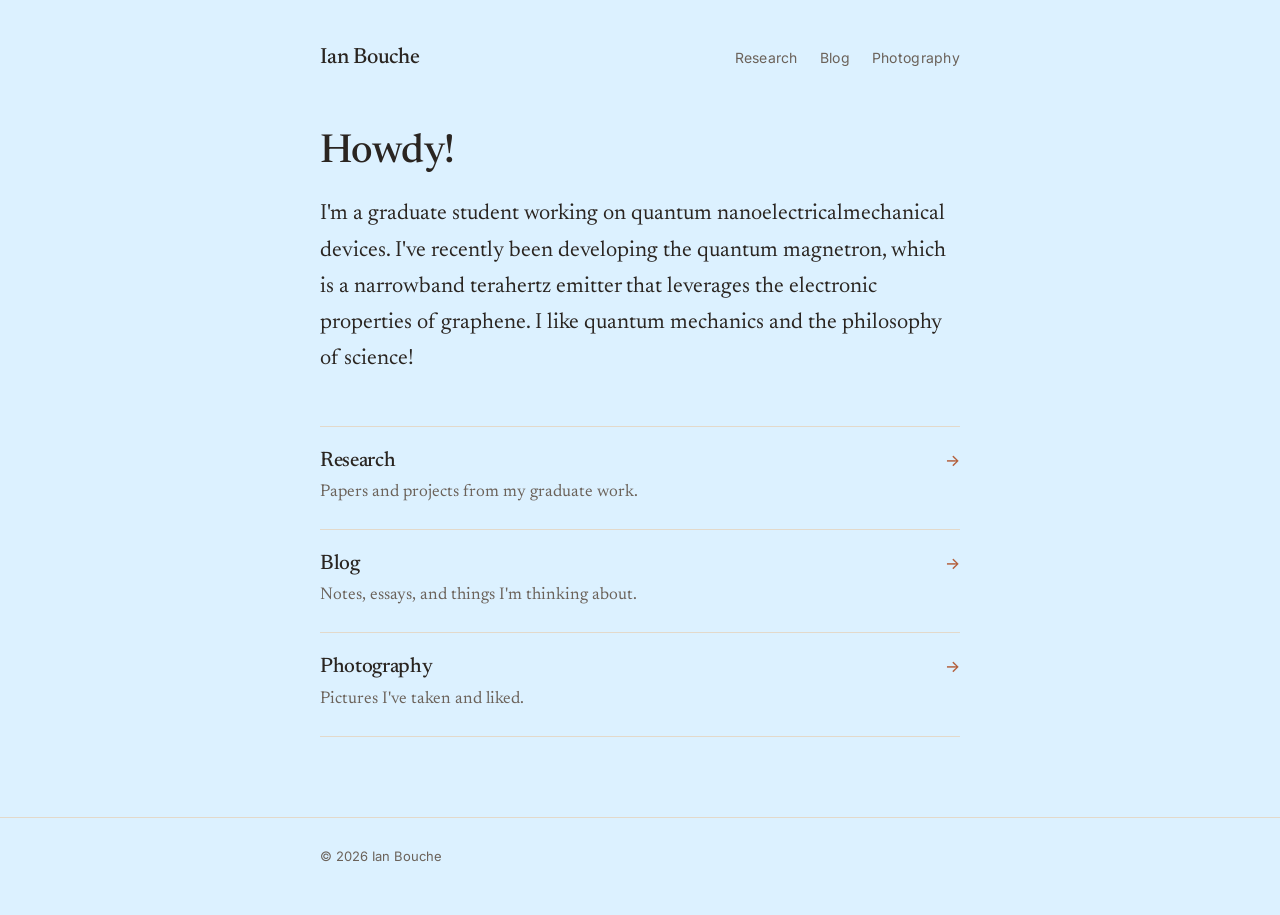
<file: index.html>
<!doctype html>
<html lang="en">
<head>
  <meta charset="utf-8">
  <meta name="viewport" content="width=device-width, initial-scale=1">
  <title>Ian Bouche</title>
  <meta name="description" content="Ian Bouche — research, writing, and photography.">
  <link rel="preconnect" href="https://fonts.googleapis.com">
  <link rel="preconnect" href="https://fonts.gstatic.com" crossorigin>
  <link href="https://fonts.googleapis.com/css2?family=Inter:wght@400;500&family=Newsreader:ital,opsz,wght@0,6..72,400;0,6..72,500;1,6..72,400&display=swap" rel="stylesheet">
  <link rel="stylesheet" href="style.css">
</head>
<body>

<header class="site">
  <div class="wrap">
    <a class="name" href="index.html">Ian Bouche</a>
    <nav>
      <a href="research.html">Research</a>
      <a href="blog.html">Blog</a>
      <a href="photography.html">Photography</a>
    </nav>
  </div>
</header>

<main>
  <div class="wrap">
    <h1>Howdy!</h1>

    <!-- INTRODUCTION -->
    <p class="lede">I'm a graduate student working on quantum nanoelectricalmechanical devices. I've recently been developing the quantum magnetron, which is a narrowband terahertz emitter that leverages the electronic properties of graphene. I like quantum mechanics and the philosophy of science!</p>
    
    <div class="doors">
      <a class="door" href="research.html">
        <h3>Research <span>&rarr;</span></h3>
        <p>Papers and projects from my graduate work.</p>
      </a>
      <a class="door" href="blog.html">
        <h3>Blog <span>&rarr;</span></h3>
        <p>Notes, essays, and things I'm thinking about.</p>
      </a>
      <a class="door" href="photography.html">
        <h3>Photography <span>&rarr;</span></h3>
        <p>Pictures I've taken and liked.</p>
      </a>
    </div>
  </div>
</main>

<footer>
  <div class="wrap">&copy; 2026 Ian Bouche</div>
</footer>

</body>
</html>
</file>
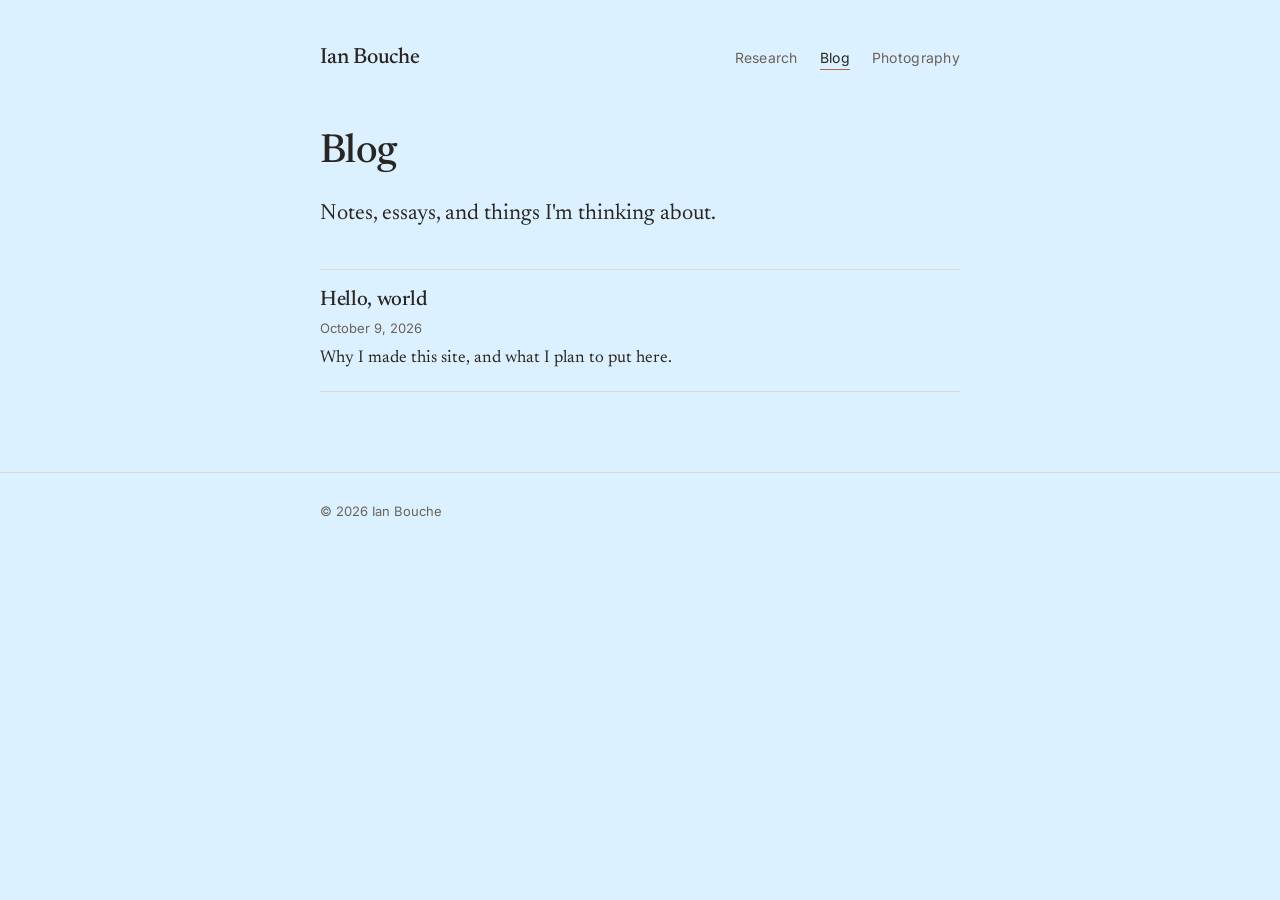
<file: blog.html>
<!doctype html>
<html lang="en">
<head>
  <meta charset="utf-8">
  <meta name="viewport" content="width=device-width, initial-scale=1">
  <title>Blog — Ian Bouche</title>
  <link rel="preconnect" href="https://fonts.googleapis.com">
  <link rel="preconnect" href="https://fonts.gstatic.com" crossorigin>
  <link href="https://fonts.googleapis.com/css2?family=Inter:wght@400;500&family=Newsreader:ital,opsz,wght@0,6..72,400;0,6..72,500;1,6..72,400&display=swap" rel="stylesheet">
  <link rel="stylesheet" href="style.css">
</head>
<body>

<header class="site">
  <div class="wrap">
    <a class="name" href="index.html">Ian Bouche</a>
    <nav>
      <a href="research.html">Research</a>
      <a href="blog.html" class="here">Blog</a>
      <a href="photography.html">Photography</a>
    </nav>
  </div>
</header>

<main>
  <div class="wrap">
    <h1>Blog</h1>
    <p class="lede">Notes, essays, and things I'm thinking about.</p>

    <!--
      To add a post to this list: copy one <li>...</li> block, put it at
      the TOP of the list (newest first), and change the link, title,
      date, and summary. See README.md for the full steps.
    -->
    <ul class="entries" style="margin-top: 36px;">
      <li>
        <h3><a href="posts/hello-world.html">Hello, world</a></h3>
        <div class="meta">October 9, 2026</div>
        <p>Why I made this site, and what I plan to put here.</p>
      </li>
    </ul>
  </div>
</main>

<footer>
  <div class="wrap">&copy; 2026 Ian Bouche</div>
</footer>

</body>
</html>
</file>
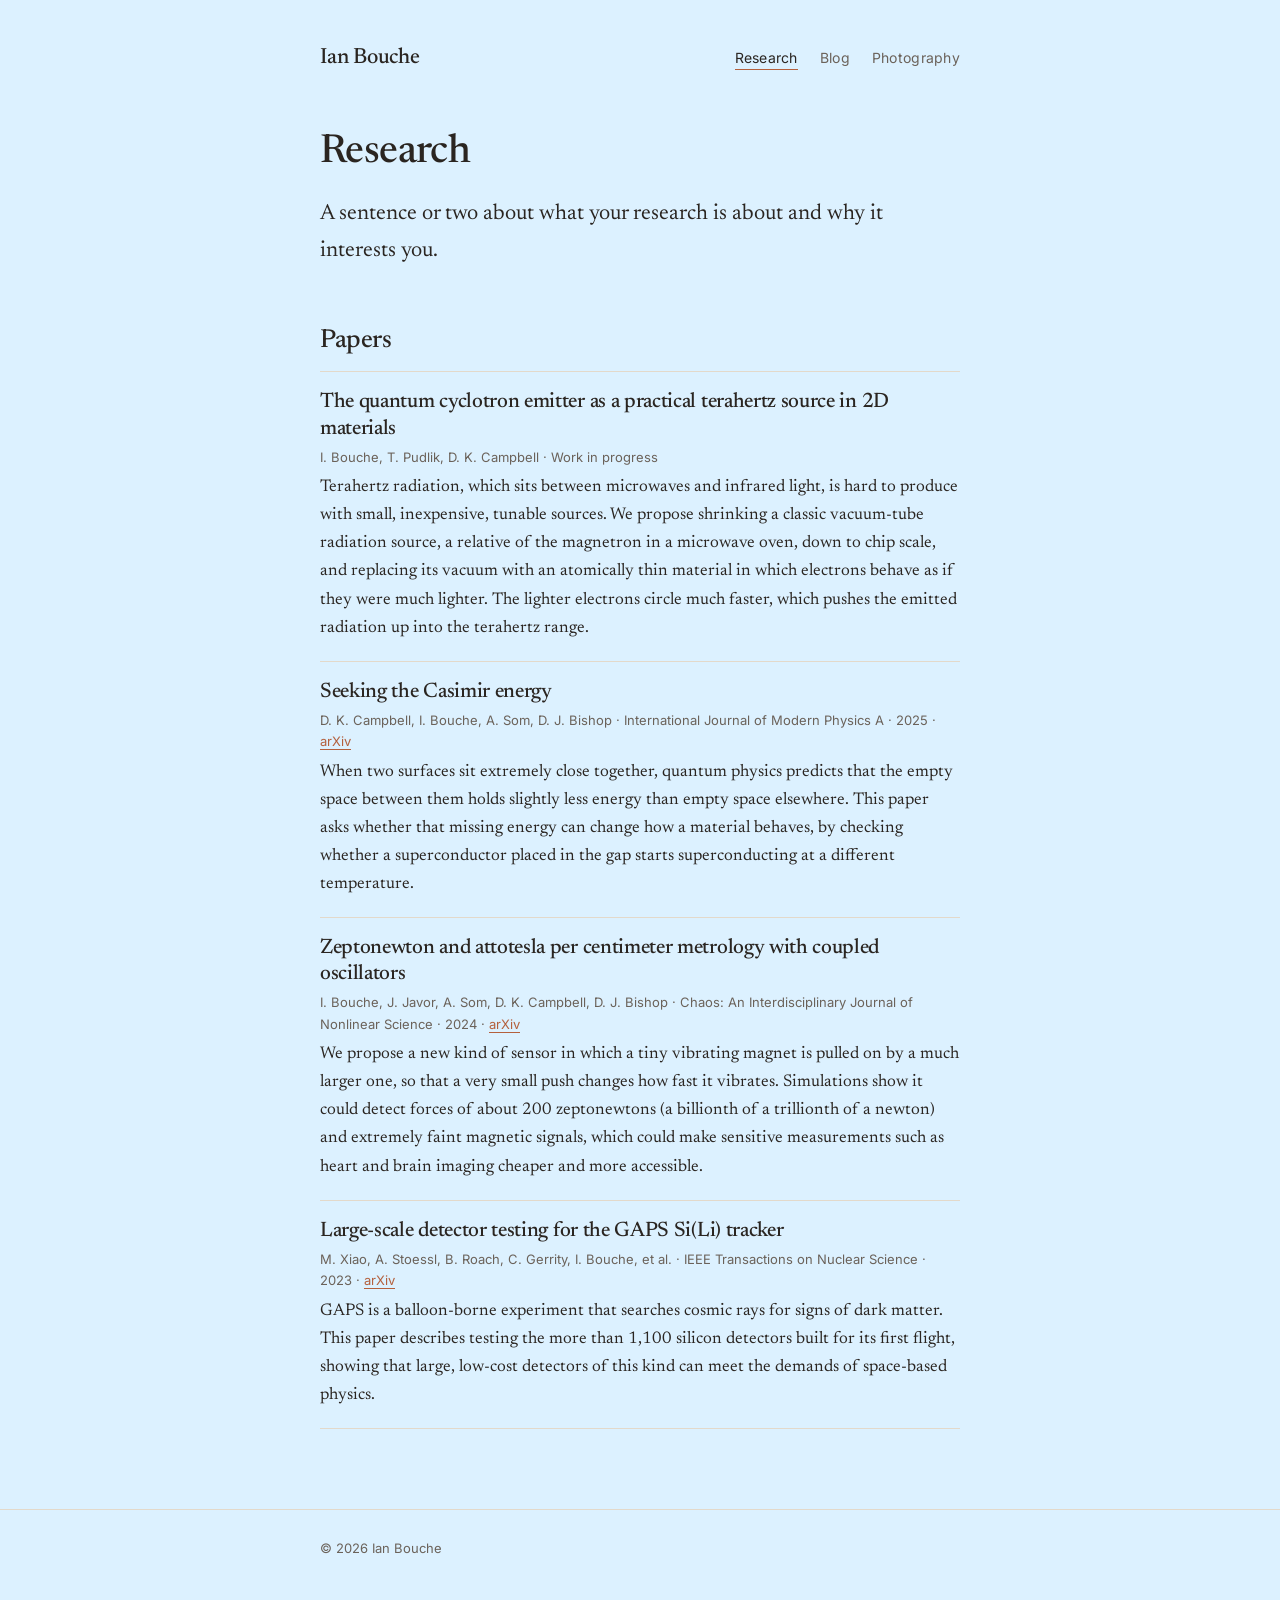
<file: research.html>
<!doctype html>
<html lang="en">
<head>
  <meta charset="utf-8">
  <meta name="viewport" content="width=device-width, initial-scale=1">
  <title>Research — Ian Bouche</title>
  <link rel="preconnect" href="https://fonts.googleapis.com">
  <link rel="preconnect" href="https://fonts.gstatic.com" crossorigin>
  <link href="https://fonts.googleapis.com/css2?family=Inter:wght@400;500&family=Newsreader:ital,opsz,wght@0,6..72,400;0,6..72,500;1,6..72,400&display=swap" rel="stylesheet">
  <link rel="stylesheet" href="style.css">
</head>
<body>

<header class="site">
  <div class="wrap">
    <a class="name" href="index.html">Ian Bouche</a>
    <nav>
      <a href="research.html" class="here">Research</a>
      <a href="blog.html">Blog</a>
      <a href="photography.html">Photography</a>
    </nav>
  </div>
</header>

<main>
  <div class="wrap">
    <h1>Research</h1>
    <!-- EDIT: a short description of your research interests. -->
    <p class="lede">A sentence or two about what your research is about and why it interests you.</p>

    <h2>Papers</h2>
    <!--
      To add a paper: copy one <li>...</li> block below and edit it.
      Newest papers go at the top. For a paper that isn't online yet,
      leave out the link and put "Work in progress" in the grey line.
      The title links to the journal's page. The "arXiv" link in the
      grey line underneath points to the free version of the paper.
      To link a PDF instead: upload the PDF into the "papers" folder, then
      put href="papers/your-file-name.pdf" in the link.
    -->
    <ul class="entries">
      <li>
        <h3>The quantum cyclotron emitter as a practical terahertz source in 2D materials</h3>
        <div class="meta">I. Bouche, T. Pudlik, D. K. Campbell &middot; Work in progress</div>
        <p>Terahertz radiation, which sits between microwaves and infrared light, is hard to produce with small, inexpensive, tunable sources. We propose shrinking a classic vacuum-tube radiation source, a relative of the magnetron in a microwave oven, down to chip scale, and replacing its vacuum with an atomically thin material in which electrons behave as if they were much lighter. The lighter electrons circle much faster, which pushes the emitted radiation up into the terahertz range.</p>
      </li>
      <li>
        <h3><a href="https://arxiv.org/abs/2412.10179">Seeking the Casimir energy</a></h3>
        <div class="meta">D. K. Campbell, I. Bouche, A. Som, D. J. Bishop &middot; International Journal of Modern Physics A &middot; 2025 &middot; <a href="https://arxiv.org/abs/2412.10179">arXiv</a></div>
        <p>When two surfaces sit extremely close together, quantum physics predicts that the empty space between them holds slightly less energy than empty space elsewhere. This paper asks whether that missing energy can change how a material behaves, by checking whether a superconductor placed in the gap starts superconducting at a different temperature.</p>
      </li>
      <li>
        <h3><a href="https://doi.org/10.1063/5.0205643">Zeptonewton and attotesla per centimeter metrology with coupled oscillators</a></h3>
        <div class="meta">I. Bouche, J. Javor, A. Som, D. K. Campbell, D. J. Bishop &middot; Chaos: An Interdisciplinary Journal of Nonlinear Science &middot; 2024 &middot; <a href="https://arxiv.org/abs/2402.14678">arXiv</a></div>
        <p>We propose a new kind of sensor in which a tiny vibrating magnet is pulled on by a much larger one, so that a very small push changes how fast it vibrates. Simulations show it could detect forces of about 200 zeptonewtons (a billionth of a trillionth of a newton) and extremely faint magnetic signals, which could make sensitive measurements such as heart and brain imaging cheaper and more accessible.</p>
      </li>
      <li>
        <h3><a href="https://doi.org/10.1109/TNS.2023.3291235">Large-scale detector testing for the GAPS Si(Li) tracker</a></h3>
        <div class="meta">M. Xiao, A. Stoessl, B. Roach, C. Gerrity, I. Bouche, et al. &middot; IEEE Transactions on Nuclear Science &middot; 2023 &middot; <a href="https://arxiv.org/abs/2305.00283">arXiv</a></div>
        <p>GAPS is a balloon-borne experiment that searches cosmic rays for signs of dark matter. This paper describes testing the more than 1,100 silicon detectors built for its first flight, showing that large, low-cost detectors of this kind can meet the demands of space-based physics.</p>
      </li>
    </ul>
  </div>
</main>

<footer>
  <div class="wrap">&copy; 2026 Ian Bouche</div>
</footer>

</body>
</html>
</file>
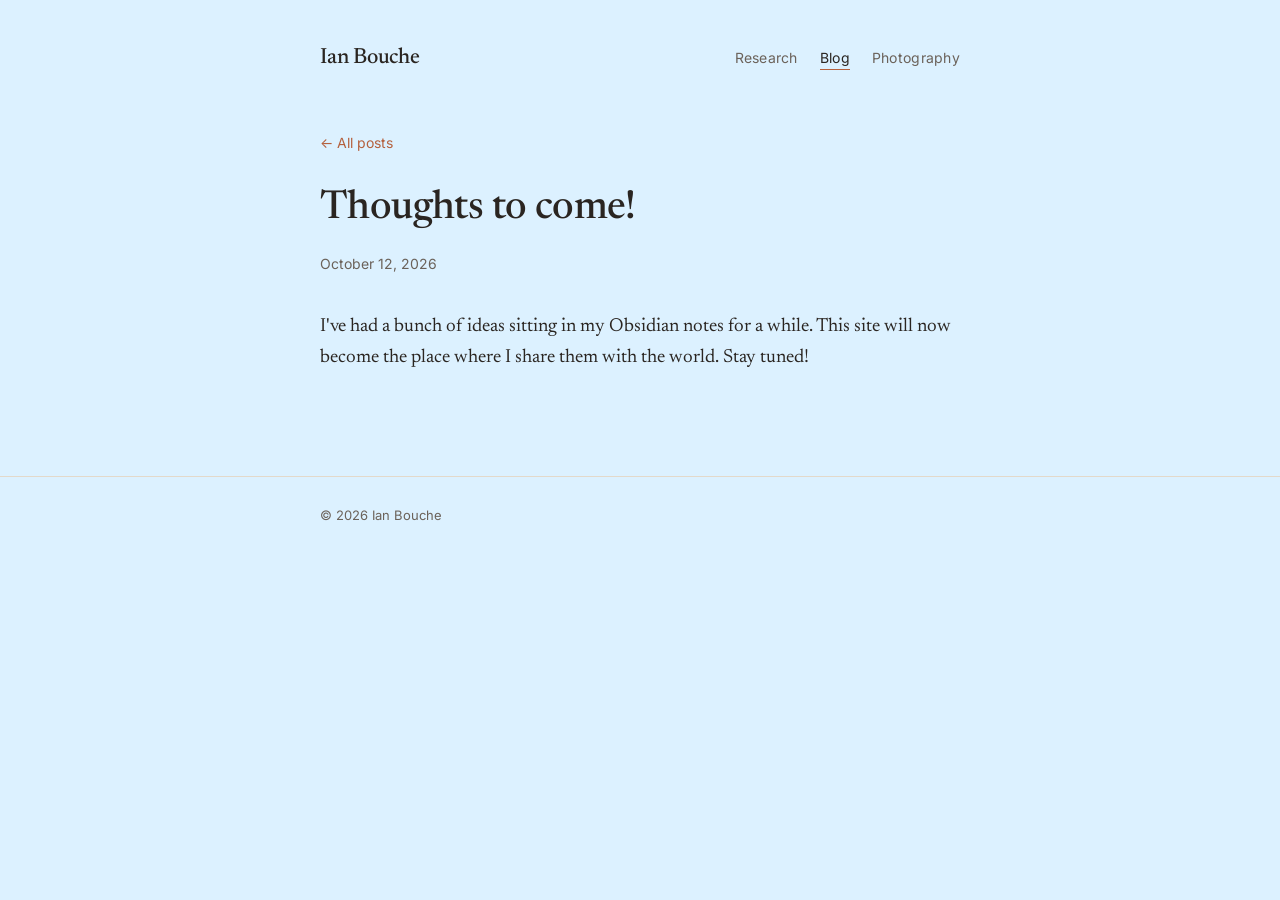
<file: posts/hello-world.html>
<!doctype html>
<html lang="en">
<head>
  <meta charset="utf-8">
  <meta name="viewport" content="width=device-width, initial-scale=1">
  <!-- EDIT: the post title (shown in the browser tab) -->
  <title>Hello, world — Ian Bouche</title>
  <link rel="preconnect" href="https://fonts.googleapis.com">
  <link rel="preconnect" href="https://fonts.gstatic.com" crossorigin>
  <link href="https://fonts.googleapis.com/css2?family=Inter:wght@400;500&family=Newsreader:ital,opsz,wght@0,6..72,400;0,6..72,500;1,6..72,400&display=swap" rel="stylesheet">
  <!-- Posts live one folder down, so "../" means "go up one folder". -->
  <link rel="stylesheet" href="../style.css">
</head>
<body>

<header class="site">
  <div class="wrap">
    <a class="name" href="../index.html">Ian Bouche</a>
    <nav>
      <a href="../research.html">Research</a>
      <a href="../blog.html" class="here">Blog</a>
      <a href="../photography.html">Photography</a>
    </nav>
  </div>
</header>

<main>
  <div class="wrap">
    <a class="back" href="../blog.html">&larr; All posts</a>

    <article>
      <!-- EDIT: title and date -->
      <h1 style="margin-top: 24px;">Thoughts to come!</h1>
      <div class="meta">October 12, 2026</div>

      <!--
        EDIT: the post itself. Each paragraph goes between <p> and </p>.
        Other things you can use:
          <h2>A section heading</h2>
          <em>italic</em>   <strong>bold</strong>
          <a href="https://example.com">a link</a>
          <img src="../photos/some-photo.jpg" alt="what's in the photo">
      -->
      <p>I've had a bunch of ideas sitting in my Obsidian notes for a while. This site will now become the place where I share them with the world. Stay tuned!</p>
    </article>
  </div>
</main>

<footer>
  <div class="wrap">&copy; 2026 Ian Bouche</div>
</footer>

</body>
</html>
</file>
<file: style.css>
/* ============================================================
   Ian Bouche — site styles
   Colors are defined once here; change them to restyle the site.
   ============================================================ */

:root {
  --paper: #dcf1ff;       /* page background */
  --paper-deep: #f2ebdf;  /* cards, placeholders */
  --ink: #2a2521;         /* main text */
  --ink-soft: #6b625a;    /* secondary text */
  --line: #e3d9ca;        /* thin dividers */
  --accent: #b4603d;      /* links, small highlights */
  --serif: "Newsreader", Georgia, "Times New Roman", serif;
  --sans: "Inter", -apple-system, BlinkMacSystemFont, "Segoe UI", sans-serif;
  --width: 680px;
}

@media (prefers-color-scheme: dark) {
  :root {
    --paper: #1d1a17;
    --paper-deep: #26221e;
    --ink: #ece4d8;
    --ink-soft: #a89d90;
    --line: #36302a;
    --accent: #e08b65;
  }
}

* { box-sizing: border-box; }

html { -webkit-text-size-adjust: 100%; }

body {
  margin: 0;
  background: var(--paper);
  color: var(--ink);
  font-family: var(--serif);
  font-size: 19px;
  line-height: 1.65;
}

a { color: var(--accent); text-decoration-thickness: 1px; text-underline-offset: 3px; }
a:hover { text-decoration-thickness: 2px; }

.wrap { max-width: var(--width); margin: 0 auto; padding: 0 20px; }
.wrap.wide { max-width: 980px; }

/* ---------- Header & navigation ---------- */
header.site {
  padding: 40px 0 28px;
}
header.site .wrap {
  display: flex; flex-wrap: wrap; align-items: baseline;
  justify-content: space-between; gap: 12px 24px;
}
.name {
  font-size: 22px; font-weight: 500; color: var(--ink);
  text-decoration: none; letter-spacing: -0.01em;
}
nav { display: flex; gap: 22px; flex-wrap: wrap; }
nav a {
  font-family: var(--sans); font-size: 14px; letter-spacing: 0.02em;
  color: var(--ink-soft); text-decoration: none;
}
nav a:hover, nav a.here { color: var(--ink); }
nav a.here { border-bottom: 1px solid var(--accent); }

/* ---------- Main content ---------- */
main { padding: 24px 0 80px; }

h1, h2, h3 { font-weight: 500; line-height: 1.25; letter-spacing: -0.015em; }
h1 { font-size: 40px; margin: 0 0 18px; }
h2 { font-size: 26px; margin: 56px 0 14px; }
h3 { font-size: 21px; margin: 0 0 4px; }

.lede { font-size: 22px; color: var(--ink); margin: 0 0 12px; }
.muted { color: var(--ink-soft); }
.label {
  font-family: var(--sans); font-size: 12px; letter-spacing: 0.1em;
  text-transform: uppercase; color: var(--ink-soft);
}

/* Home page: three doors into the site */
.doors { display: grid; gap: 0; margin-top: 48px; border-top: 1px solid var(--line); }
.door {
  display: block; padding: 22px 0; border-bottom: 1px solid var(--line);
  text-decoration: none; color: var(--ink);
}
.door h3 { display: flex; justify-content: space-between; align-items: baseline; }
.door h3 span { color: var(--accent); font-family: var(--sans); font-size: 16px; transition: transform .2s; }
.door:hover h3 span { transform: translateX(4px); }
.door p { margin: 0; color: var(--ink-soft); font-size: 17px; }

/* Lists of papers, projects, and posts */
.entries { list-style: none; padding: 0; margin: 0; }
.entries li { padding: 18px 0; border-bottom: 1px solid var(--line); }
.entries li:first-child { border-top: 1px solid var(--line); }
.entries .meta { font-family: var(--sans); font-size: 13px; color: var(--ink-soft); margin: 2px 0 6px; }
.entries p { margin: 0; font-size: 17px; }
.entries h3 a { color: var(--ink); text-decoration: none; }
.entries h3 a:hover { color: var(--accent); }

/* A single blog post */
article .meta { font-family: var(--sans); font-size: 14px; color: var(--ink-soft); margin-bottom: 36px; }
article p { margin: 0 0 1.2em; }
article img { max-width: 100%; height: auto; border-radius: 4px; }
.back { font-family: var(--sans); font-size: 14px; text-decoration: none; }

/* Photography grid */
.photos {
  display: grid; gap: 14px;
  grid-template-columns: repeat(auto-fill, minmax(260px, 1fr));
  margin-top: 32px;
}
.photos figure { margin: 0; }
.photos img, .photos .placeholder {
  width: 100%; aspect-ratio: 4 / 3; object-fit: cover;
  display: block; border-radius: 4px; background: var(--paper-deep);
}
.photos .placeholder {
  display: flex; align-items: center; justify-content: center;
  font-family: var(--sans); font-size: 13px; color: var(--ink-soft);
}
.photos figcaption { font-family: var(--sans); font-size: 13px; color: var(--ink-soft); margin-top: 8px; }

/* ---------- Footer ---------- */
footer {
  border-top: 1px solid var(--line); padding: 28px 0 48px;
  font-family: var(--sans); font-size: 13px; color: var(--ink-soft);
}

@media (max-width: 560px) {
  body { font-size: 18px; }
  h1 { font-size: 32px; }
  .lede { font-size: 20px; }
  header.site { padding-top: 28px; }
}
</file>
